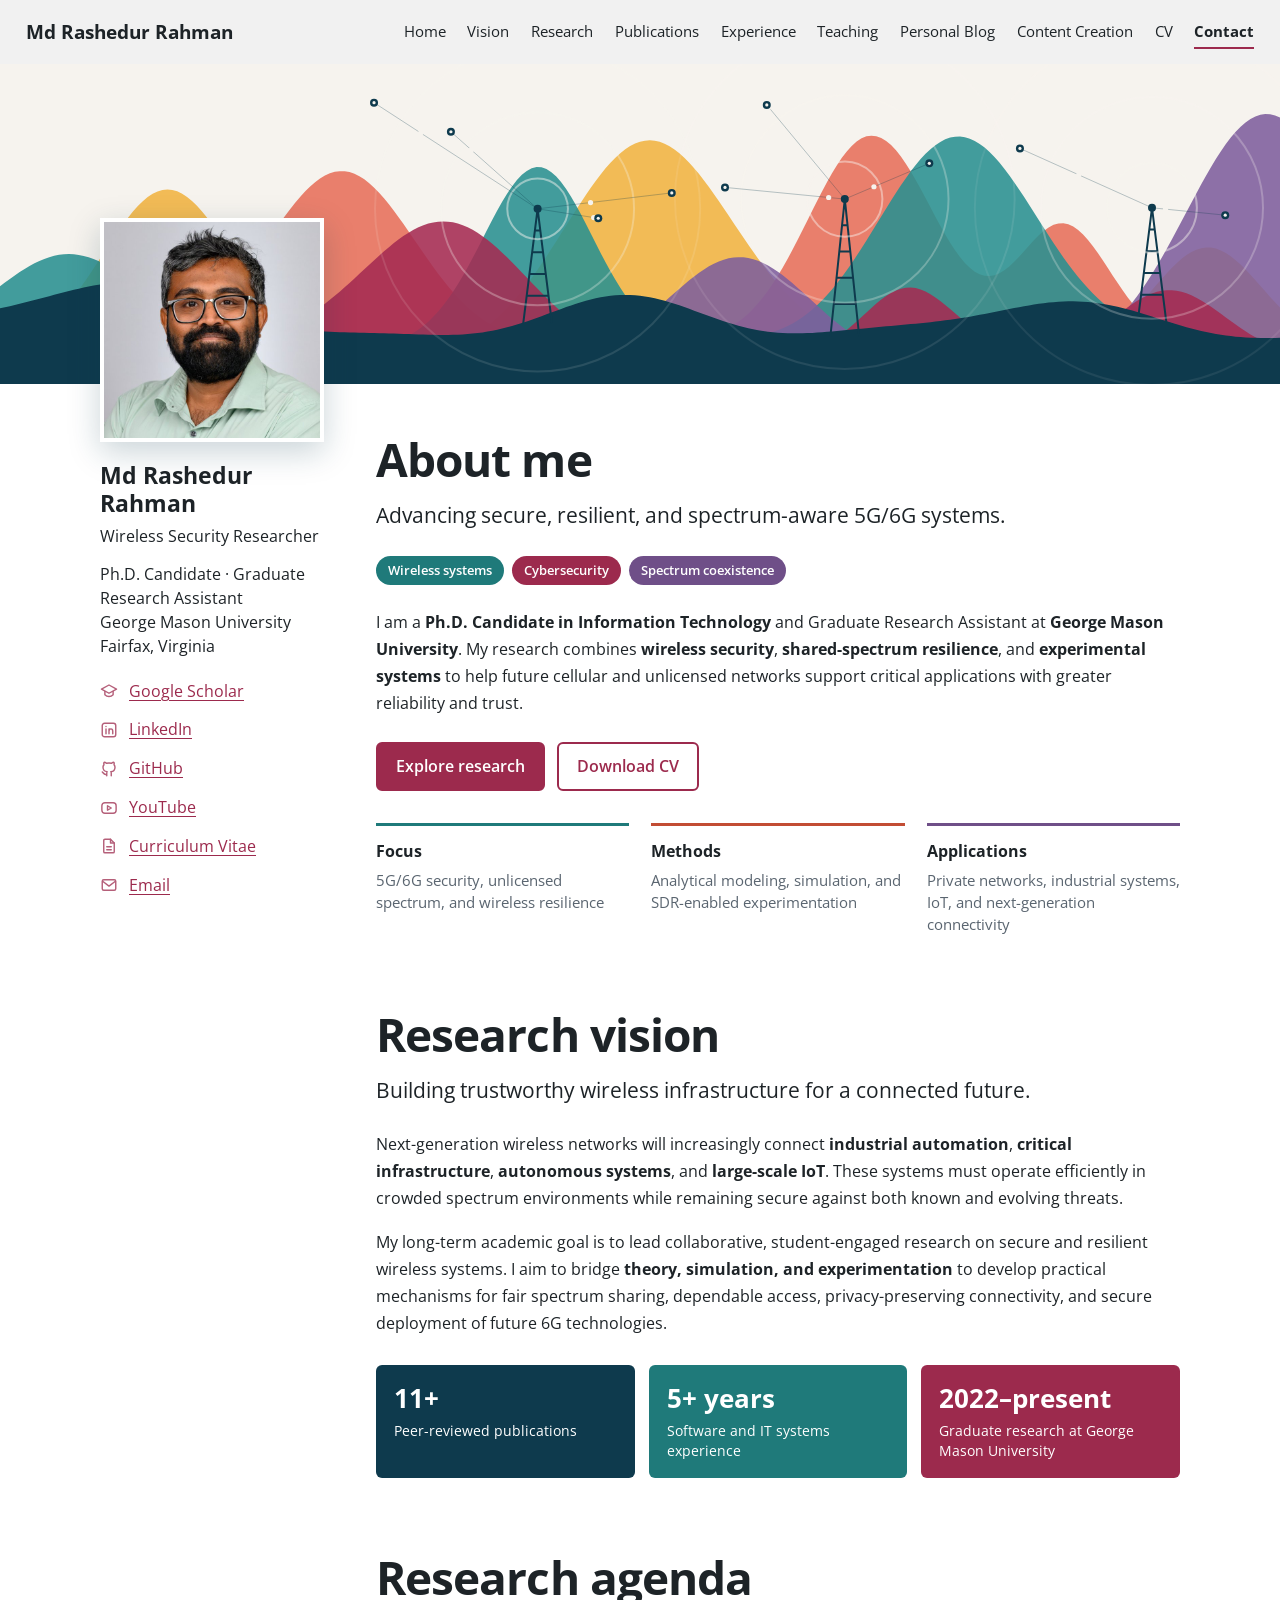
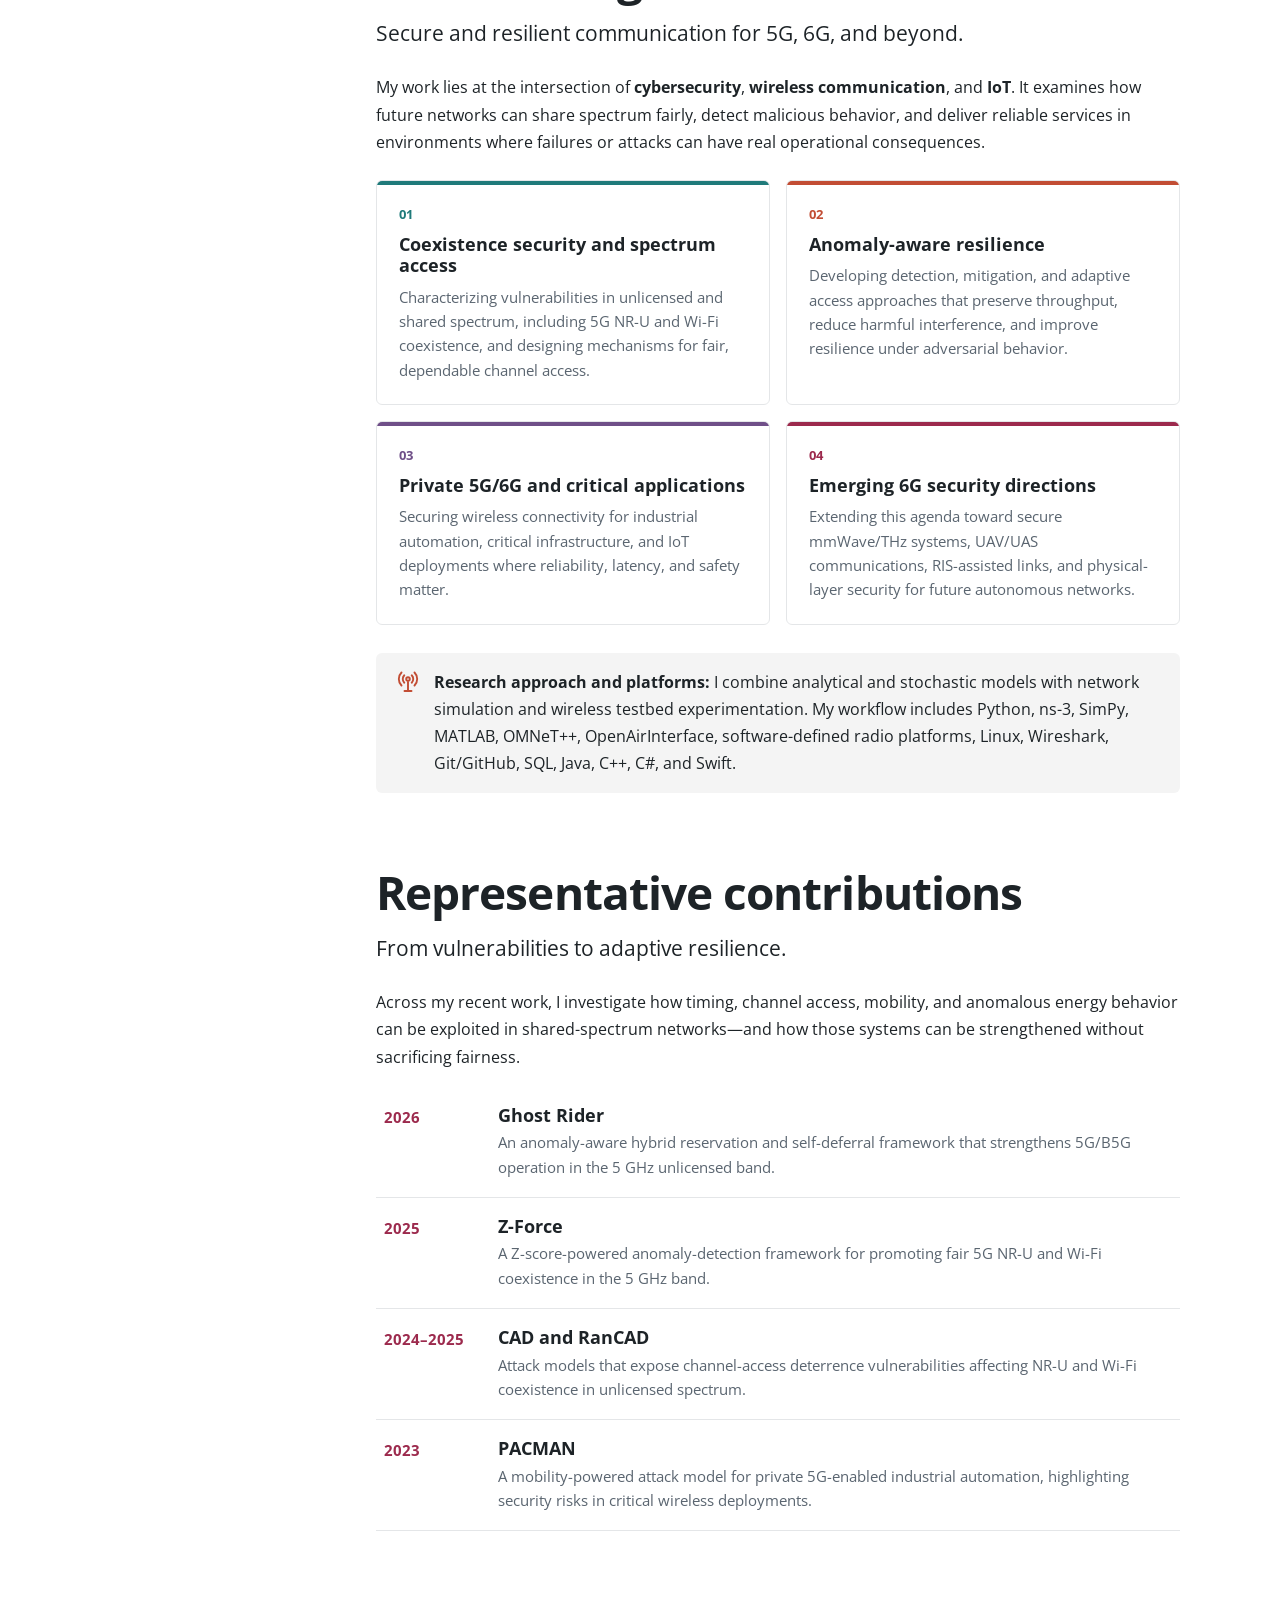
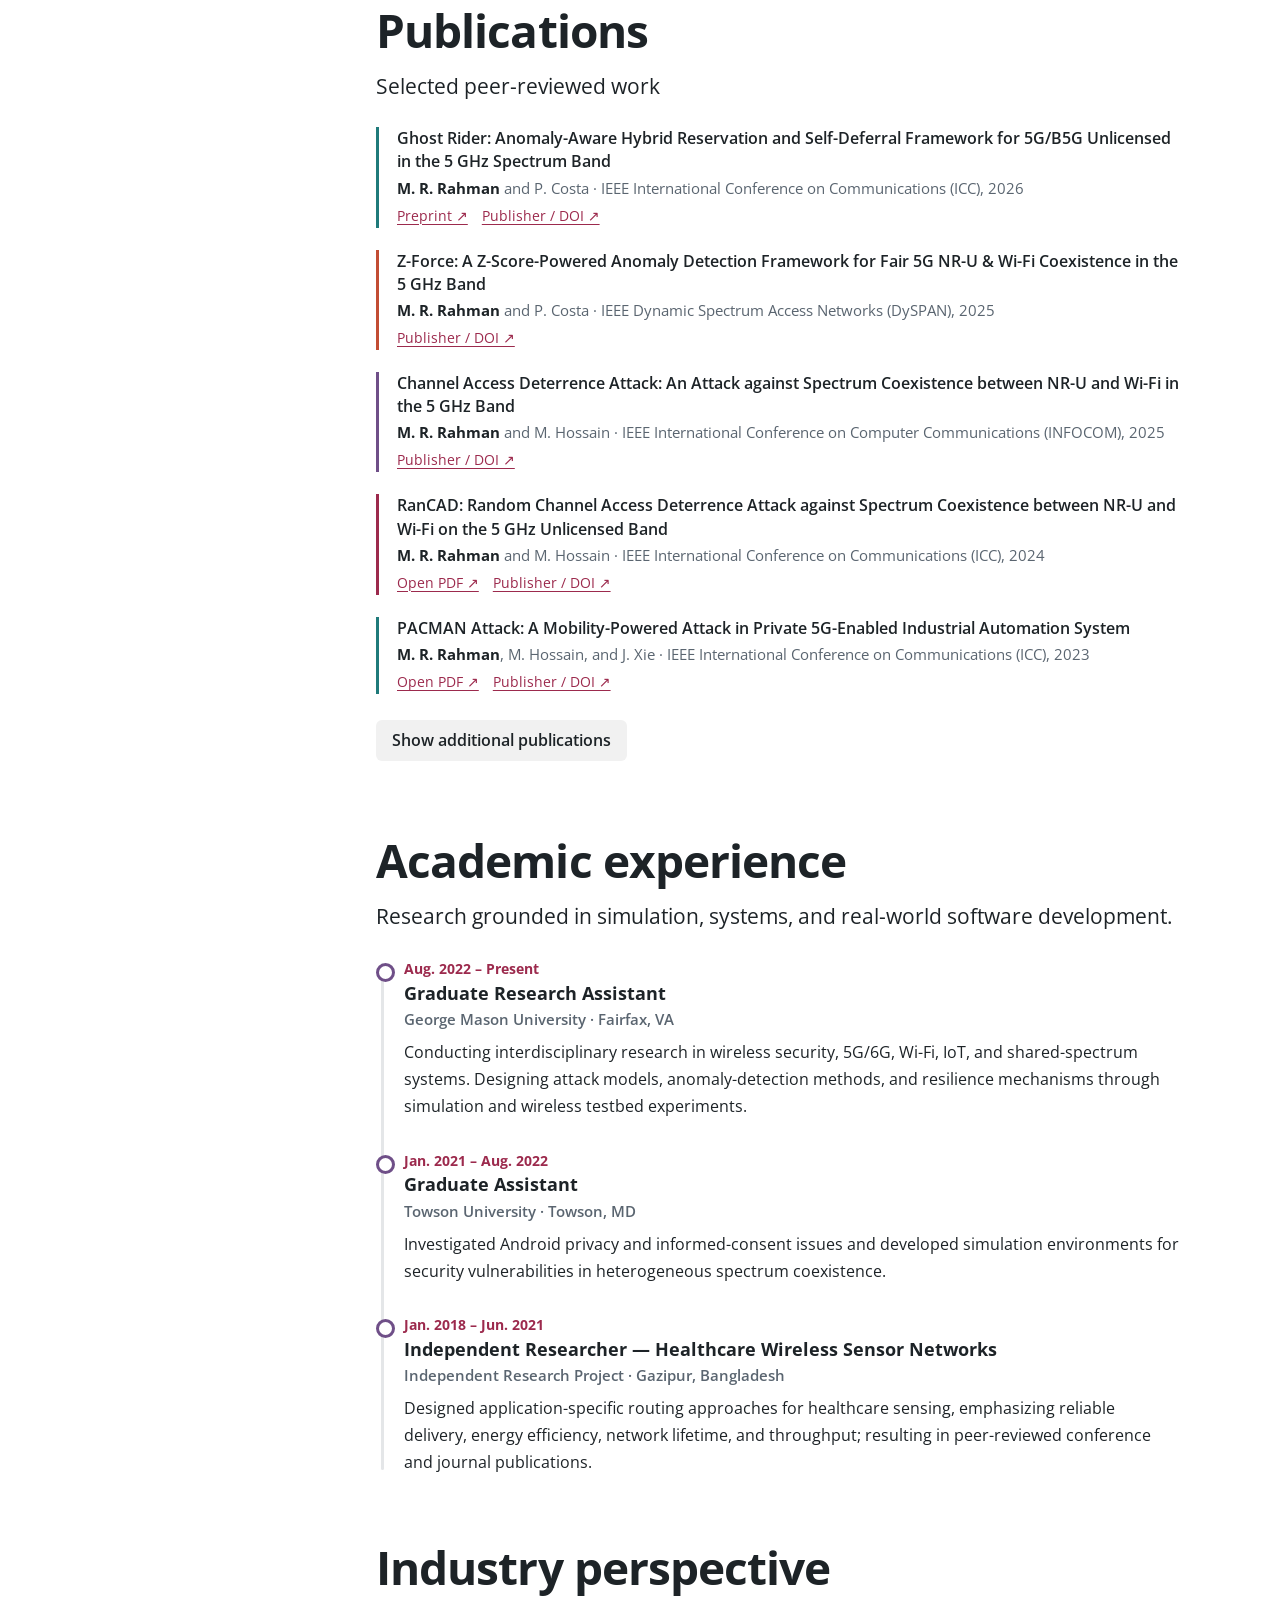
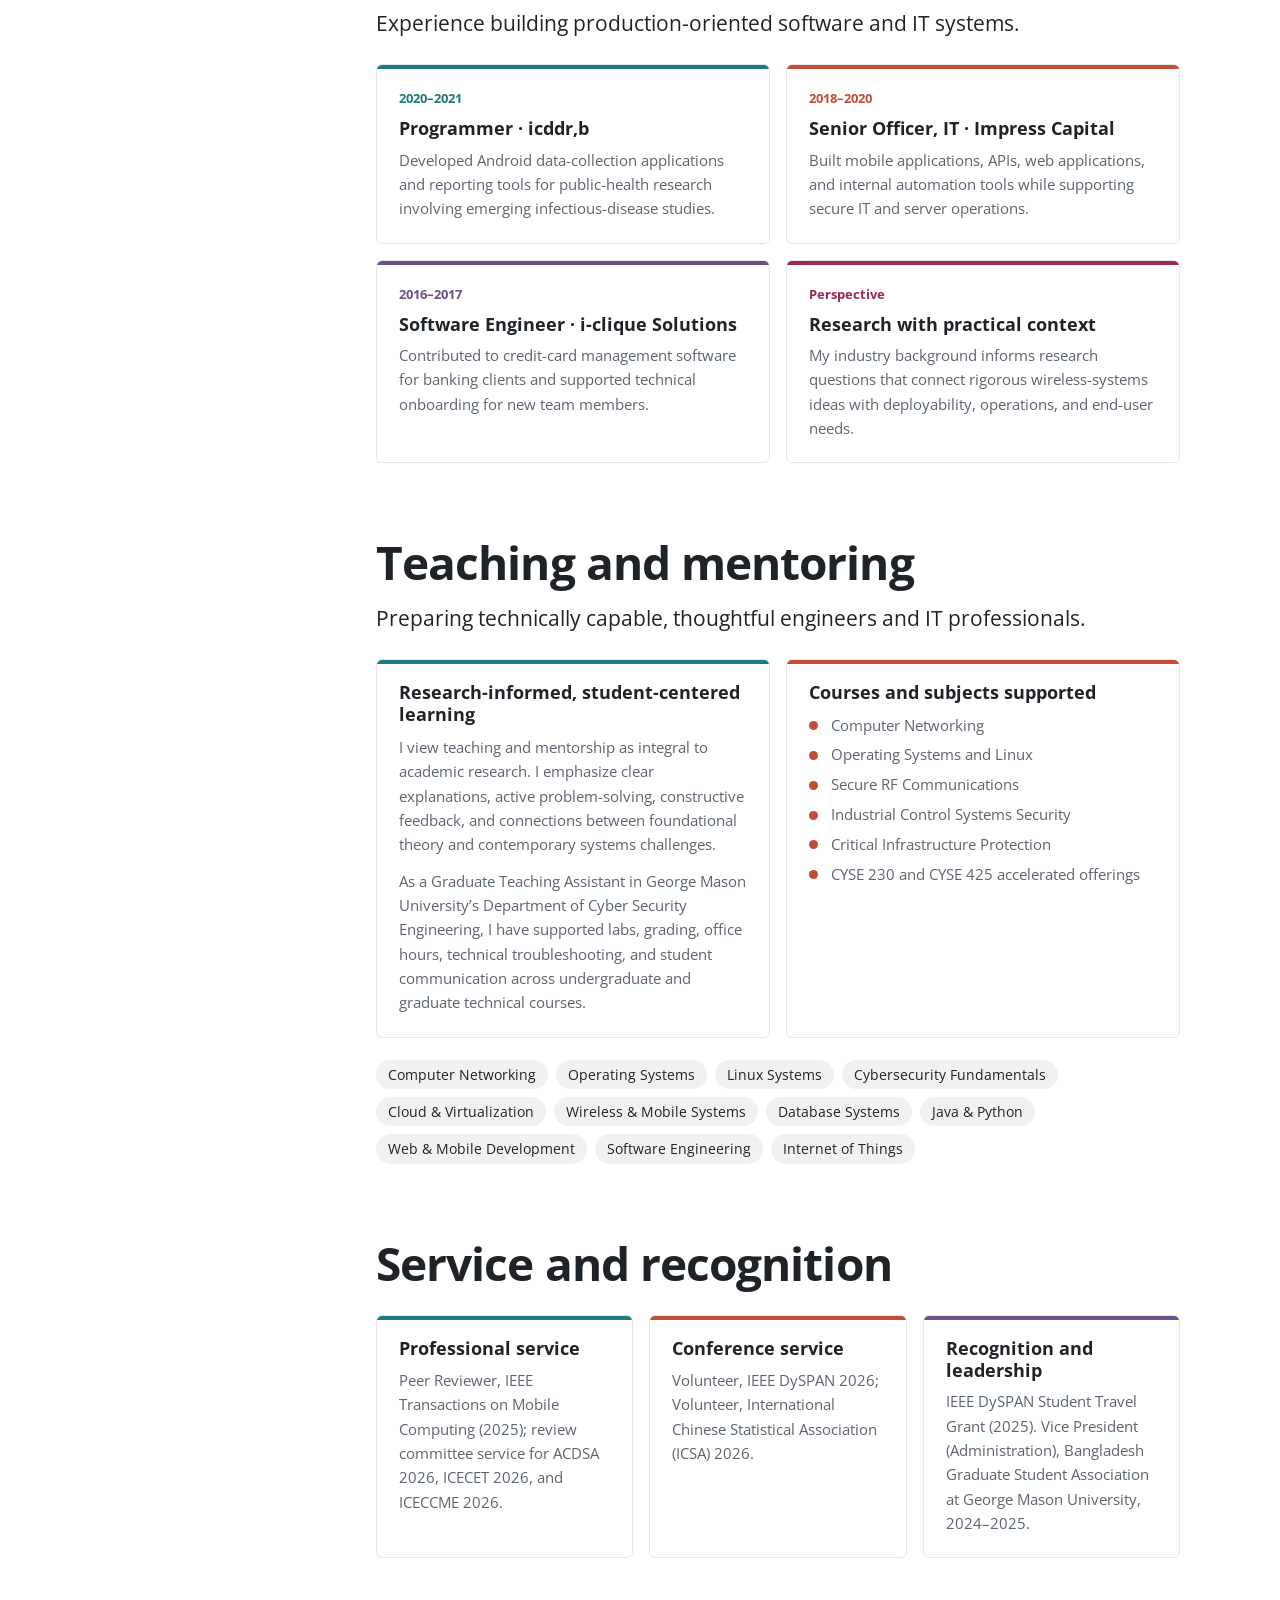
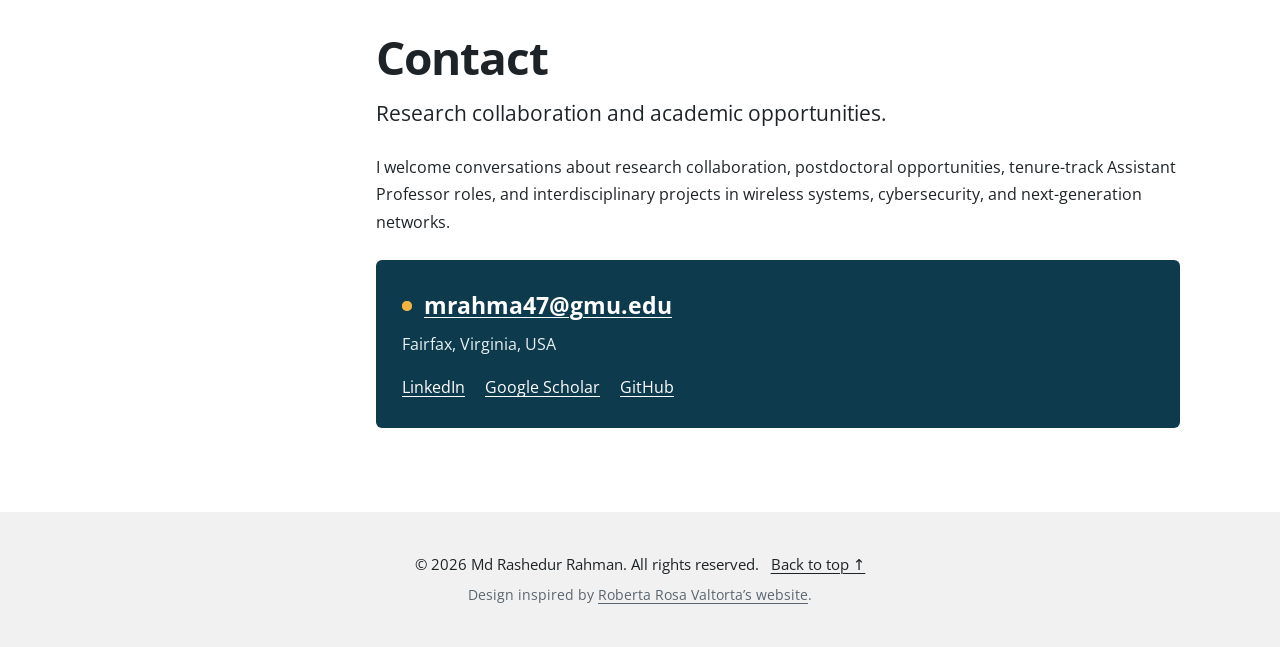
<file: index.html>
<!DOCTYPE html>
<html lang="en">
<head>
  <meta charset="UTF-8">
  <meta name="viewport" content="width=device-width, initial-scale=1.0">
  <meta name="description" content="Md Rashedur Rahman — Ph.D. Candidate researching secure, resilient, spectrum-aware 5G/6G wireless systems.">
  <meta name="theme-color" content="#f1f1f1">
  <title>Md Rashedur Rahman | Wireless Security Researcher</title>
  <link rel="icon" href="assets/images/favicon.svg" type="image/svg+xml">
  <link rel="preconnect" href="https://fonts.googleapis.com">
  <link rel="preconnect" href="https://fonts.gstatic.com" crossorigin>
  <link rel="stylesheet" href="https://fonts.googleapis.com/css2?family=Open+Sans:wght@400;600;700&display=swap">
  <link rel="stylesheet" href="assets/css/styles.css">
  <script src="assets/js/site.js" defer></script>
</head>
<body>
  <a class="skip-link" href="#main-content">Skip to content</a>

  <header class="site-header">
    <div class="nav-wrap">
      <a class="brand" href="#home">Md Rashedur Rahman</a>
      <button class="menu-toggle" type="button" aria-expanded="false" aria-controls="site-nav">Menu</button>
      <nav id="site-nav" class="site-nav" aria-label="Primary navigation">
        <a href="#home">Home</a>
        <a href="#vision">Vision</a>
        <a href="#research">Research</a>
        <a href="#publications">Publications</a>
        <a href="#experience">Experience</a>
        <a href="#teaching">Teaching</a>
        <a href="blog.html">Personal Blog</a>
        <a href="content-creation.html">Content Creation</a>
        <a href="assets/docs/Md_Rashedur_Rahman_CV.pdf" target="_blank" rel="noopener">CV</a>
        <a href="#contact">Contact</a>
      </nav>
    </div>
    <div class="scroll-progress" aria-hidden="true"></div>
  </header>

  <div class="banner" aria-hidden="true">
    <canvas id="spectrum"></canvas>
  </div>

  <div class="page">
    <aside class="sidebar" aria-label="Profile">
      <img class="portrait" src="assets/images/portrait.jpg" width="640" height="640" alt="Portrait of Md Rashedur Rahman">
      <h1>Md Rashedur Rahman</h1>
      <p class="sidebar-role">Wireless Security Researcher</p>
      <p class="sidebar-org">Ph.D. Candidate · Graduate Research Assistant<br>George Mason University<br>Fairfax, Virginia</p>
      <ul class="sidebar-links">
        <li><a href="https://scholar.google.com/citations?user=V_BsahgAAAAJ&amp;hl=en" target="_blank" rel="noopener"><svg viewBox="0 0 24 24" aria-hidden="true"><path d="M2 9.5 12 4l10 5.5L12 15z"/><path d="M6.5 12.5V17c1.5 1.6 3.3 2.4 5.5 2.4s4-.8 5.5-2.4v-4.5"/></svg>Google Scholar</a></li>
        <li><a href="https://www.linkedin.com/in/md-rashedur-rahman/" target="_blank" rel="noopener"><svg viewBox="0 0 24 24" aria-hidden="true"><rect x="3" y="3" width="18" height="18" rx="3"/><path d="M8 10.5V17M8 7.2v.1M12 17v-6.5M12 13.5c0-1.8 1.2-3 2.6-3S17 11.500 17 13.500V17"/></svg>LinkedIn</a></li>
        <li><a href="https://github.com/nil0819" target="_blank" rel="noopener"><svg viewBox="0 0 24 24" aria-hidden="true"><path d="M9 19c-4.300 1.400-4.300-2.500-6-3m12 5v-3.500c0-1 .1-1.400-.5-2 2.800-.3 5.500-1.400 5.500-6a4.600 4.600 0 0 0-1.300-3.200 4.200 4.200 0 0 0-.1-3.200s-1.100-.3-3.500 1.300a12.300 12.300 0 0 0-6.200 0C6.500 2.800 5.400 3.100 5.400 3.100a4.200 4.200 0 0 0-.1 3.200A4.600 4.600 0 0 0 4 9.500c0 4.600 2.700 5.700 5.500 6-.6.600-.6 1.200-.5 2V21"/></svg>GitHub</a></li>
        <li><a href="https://www.youtube.com/@CricketThinkTank" target="_blank" rel="noopener"><svg viewBox="0 0 24 24" aria-hidden="true"><rect x="2.500" y="5" width="19" height="14" rx="4"/><path d="m10 9 5 3-5 3z"/></svg>YouTube</a></li>
        <li><a href="assets/docs/Md_Rashedur_Rahman_CV.pdf" target="_blank" rel="noopener"><svg viewBox="0 0 24 24" aria-hidden="true"><path d="M14 3H6.500A1.500 1.500 0 0 0 5 4.500v15A1.500 1.500 0 0 0 6.500 21h11a1.500 1.500 0 0 0 1.500-1.500V8z"/><path d="M14 3v5h5M9 13h6M9 17h6"/></svg>Curriculum Vitae</a></li>
        <li><a href="mailto:mrahma47@gmu.edu"><svg viewBox="0 0 24 24" aria-hidden="true"><rect x="3" y="5" width="18" height="14" rx="2"/><path d="m3.500 7 8.500 6.500L20.500 7"/></svg>Email</a></li>
      </ul>
    </aside>

    <main id="main-content" class="content">
      <section id="home" class="block intro">
        <h2>About me</h2>
        <p class="lede">Advancing secure, resilient, and spectrum-aware 5G/6G systems.</p>
        <ul class="topics" aria-label="Research areas">
          <li>Wireless systems</li>
          <li>Cybersecurity</li>
          <li>Spectrum coexistence</li>
        </ul>
        <p>I am a <strong>Ph.D. Candidate in Information Technology</strong> and Graduate Research Assistant at <strong>George Mason University</strong>. My research combines <strong>wireless security</strong>, <strong>shared-spectrum resilience</strong>, and <strong>experimental systems</strong> to help future cellular and unlicensed networks support critical applications with greater reliability and trust.</p>
        <div class="button-row">
          <a class="button button-primary" href="#research">Explore research</a>
          <a class="button button-secondary" href="assets/docs/Md_Rashedur_Rahman_CV.pdf" target="_blank" rel="noopener">Download CV</a>
        </div>
        <dl class="facts">
          <div><dt>Focus</dt><dd>5G/6G security, unlicensed spectrum, and wireless resilience</dd></div>
          <div><dt>Methods</dt><dd>Analytical modeling, simulation, and SDR-enabled experimentation</dd></div>
          <div><dt>Applications</dt><dd>Private networks, industrial systems, IoT, and next-generation connectivity</dd></div>
        </dl>
      </section>

      <section id="vision" class="block">
        <h2>Research vision</h2>
        <p class="lede">Building trustworthy wireless infrastructure for a connected future.</p>
        <p>Next-generation wireless networks will increasingly connect <strong>industrial automation</strong>, <strong>critical infrastructure</strong>, <strong>autonomous systems</strong>, and <strong>large-scale IoT</strong>. These systems must operate efficiently in crowded spectrum environments while remaining secure against both known and evolving threats.</p>
        <p>My long-term academic goal is to lead collaborative, student-engaged research on secure and resilient wireless systems. I aim to bridge <strong>theory, simulation, and experimentation</strong> to develop practical mechanisms for fair spectrum sharing, dependable access, privacy-preserving connectivity, and secure deployment of future 6G technologies.</p>
        <div class="stats" aria-label="Research profile at a glance">
          <article><strong data-count="11" data-suffix="+">11+</strong><span>Peer-reviewed publications</span></article>
          <article><strong data-count="5" data-suffix="+ years">5+ years</strong><span>Software and IT systems experience</span></article>
          <article><strong>2022–present</strong><span>Graduate research at George Mason University</span></article>
        </div>
      </section>

      <section id="research" class="block">
        <h2>Research agenda</h2>
        <p class="lede">Secure and resilient communication for 5G, 6G, and beyond.</p>
        <p>My work lies at the intersection of <strong>cybersecurity</strong>, <strong>wireless communication</strong>, and <strong>IoT</strong>. It examines how future networks can share spectrum fairly, detect malicious behavior, and deliver reliable services in environments where failures or attacks can have real operational consequences.</p>
        <div class="card-grid">
          <article class="card"><span class="card-tag">01</span><h3>Coexistence security and spectrum access</h3><p>Characterizing vulnerabilities in unlicensed and shared spectrum, including 5G NR-U and Wi-Fi coexistence, and designing mechanisms for fair, dependable channel access.</p></article>
          <article class="card"><span class="card-tag">02</span><h3>Anomaly-aware resilience</h3><p>Developing detection, mitigation, and adaptive access approaches that preserve throughput, reduce harmful interference, and improve resilience under adversarial behavior.</p></article>
          <article class="card"><span class="card-tag">03</span><h3>Private 5G/6G and critical applications</h3><p>Securing wireless connectivity for industrial automation, critical infrastructure, and IoT deployments where reliability, latency, and safety matter.</p></article>
          <article class="card"><span class="card-tag">04</span><h3>Emerging 6G security directions</h3><p>Extending this agenda toward secure mmWave/THz systems, UAV/UAS communications, RIS-assisted links, and physical-layer security for future autonomous networks.</p></article>
        </div>
        <div class="callout">
          <svg viewBox="0 0 24 24" aria-hidden="true"><path d="M12 12v9M8.500 21h7"/><circle cx="12" cy="9" r="1.800"/><path d="M8.300 12.700a5.200 5.200 0 0 1 0-7.400M15.700 5.300a5.200 5.200 0 0 1 0 7.400M5.500 15.500a9.200 9.200 0 0 1 0-13M18.500 2.500a9.200 9.200 0 0 1 0 13"/></svg>
          <p><strong>Research approach and platforms:</strong> I combine analytical and stochastic models with network simulation and wireless testbed experimentation. My workflow includes Python, ns-3, SimPy, MATLAB, OMNeT++, OpenAirInterface, software-defined radio platforms, Linux, Wireshark, Git/GitHub, SQL, Java, C++, C#, and Swift.</p>
        </div>
      </section>

      <section id="contributions" class="block">
        <h2>Representative contributions</h2>
        <p class="lede">From vulnerabilities to adaptive resilience.</p>
        <p>Across my recent work, I investigate how timing, channel access, mobility, and anomalous energy behavior can be exploited in shared-spectrum networks—and how those systems can be strengthened without sacrificing fairness.</p>
        <ul class="contribution-list">
          <li><time>2026</time><div><h3>Ghost Rider</h3><p>An anomaly-aware hybrid reservation and self-deferral framework that strengthens 5G/B5G operation in the 5 GHz unlicensed band.</p></div></li>
          <li><time>2025</time><div><h3>Z-Force</h3><p>A Z-score-powered anomaly-detection framework for promoting fair 5G NR-U and Wi-Fi coexistence in the 5 GHz band.</p></div></li>
          <li><time>2024–2025</time><div><h3>CAD and RanCAD</h3><p>Attack models that expose channel-access deterrence vulnerabilities affecting NR-U and Wi-Fi coexistence in unlicensed spectrum.</p></div></li>
          <li><time>2023</time><div><h3>PACMAN</h3><p>A mobility-powered attack model for private 5G-enabled industrial automation, highlighting security risks in critical wireless deployments.</p></div></li>
        </ul>
      </section>

      <section id="publications" class="block">
        <h2>Publications</h2>
        <p class="lede">Selected peer-reviewed work</p>
        <ol class="publication-list">
          <li>
            <p class="pub-title"><a href="https://doi.org/10.1109/ICC59461.2026.11586970" target="_blank" rel="noopener">Ghost Rider: Anomaly-Aware Hybrid Reservation and Self-Deferral Framework for 5G/B5G Unlicensed in the 5 GHz Spectrum Band</a></p>
            <p class="pub-meta"><span class="author-me">M. R. Rahman</span> and P. Costa · IEEE International Conference on Communications (ICC), 2026</p>
            <div class="pub-actions"><a href="https://www.researchgate.net/publication/401159210_Ghost_Rider-Anomaly_Aware_Hybrid_Reservation_and_Self-Deferral_Framework_for_5GB5G_Unlicensed_in_the_5GHz_Spectrum_Band" target="_blank" rel="noopener">Preprint ↗</a><a href="https://doi.org/10.1109/ICC59461.2026.11586970" target="_blank" rel="noopener">Publisher / DOI ↗</a></div>
          </li>
          <li>
            <p class="pub-title"><a href="https://doi.org/10.1109/DySPAN64764.2025.11115904" target="_blank" rel="noopener">Z-Force: A Z-Score-Powered Anomaly Detection Framework for Fair 5G NR-U &amp; Wi-Fi Coexistence in the 5 GHz Band</a></p>
            <p class="pub-meta"><span class="author-me">M. R. Rahman</span> and P. Costa · IEEE Dynamic Spectrum Access Networks (DySPAN), 2025</p>
            <div class="pub-actions"><a href="https://doi.org/10.1109/DySPAN64764.2025.11115904" target="_blank" rel="noopener">Publisher / DOI ↗</a></div>
          </li>
          <li>
            <p class="pub-title"><a href="https://doi.org/10.1109/INFOCOM55648.2025.11044478" target="_blank" rel="noopener">Channel Access Deterrence Attack: An Attack against Spectrum Coexistence between NR-U and Wi-Fi in the 5 GHz Band</a></p>
            <p class="pub-meta"><span class="author-me">M. R. Rahman</span> and M. Hossain · IEEE International Conference on Computer Communications (INFOCOM), 2025</p>
            <div class="pub-actions"><a href="https://doi.org/10.1109/INFOCOM55648.2025.11044478" target="_blank" rel="noopener">Publisher / DOI ↗</a></div>
          </li>
          <li>
            <p class="pub-title"><a href="https://par.nsf.gov/servlets/purl/10538959" target="_blank" rel="noopener">RanCAD: Random Channel Access Deterrence Attack against Spectrum Coexistence between NR-U and Wi-Fi on the 5 GHz Unlicensed Band</a></p>
            <p class="pub-meta"><span class="author-me">M. R. Rahman</span> and M. Hossain · IEEE International Conference on Communications (ICC), 2024</p>
            <div class="pub-actions"><a href="https://par.nsf.gov/servlets/purl/10538959" target="_blank" rel="noopener">Open PDF ↗</a><a href="https://doi.org/10.1109/ICC51166.2024.10622917" target="_blank" rel="noopener">Publisher / DOI ↗</a></div>
          </li>
          <li>
            <p class="pub-title"><a href="https://arxiv.org/pdf/2302.08563" target="_blank" rel="noopener">PACMAN Attack: A Mobility-Powered Attack in Private 5G-Enabled Industrial Automation System</a></p>
            <p class="pub-meta"><span class="author-me">M. R. Rahman</span>, M. Hossain, and J. Xie · IEEE International Conference on Communications (ICC), 2023</p>
            <div class="pub-actions"><a href="https://arxiv.org/pdf/2302.08563" target="_blank" rel="noopener">Open PDF ↗</a><a href="https://doi.org/10.1109/ICC45041.2023.10279086" target="_blank" rel="noopener">Publisher / DOI ↗</a></div>
          </li>
        </ol>
        <details>
          <summary>Show additional publications</summary>
          <ol class="publication-list">
            <li>
              <p class="pub-title"><a href="https://par.nsf.gov/servlets/purl/10353978" target="_blank" rel="noopener">I Don’t Know Why You Need My Data: A Case Study of Popular Social Media Privacy Policies</a></p>
              <p class="pub-meta">E. Miller, <span class="author-me">M. R. Rahman</span>, M. Hossain, and A. I. Ali-Gombe · ACM CODASPY, 2022</p>
              <div class="pub-actions"><a href="https://par.nsf.gov/servlets/purl/10353978" target="_blank" rel="noopener">Open PDF ↗</a><a href="https://doi.org/10.1145/3508398.3519359" target="_blank" rel="noopener">Publisher / DOI ↗</a></div>
            </li>
            <li>
              <p class="pub-title"><a href="https://www.scitepress.org/Papers/2022/108829/108829.pdf" target="_blank" rel="noopener">Intent-Aware Permission Architecture: A Model for Rethinking Informed Consent for Android Apps</a></p>
              <p class="pub-meta"><span class="author-me">M. R. Rahman</span>, E. Miller, M. Hossain, and A. I. Ali-Gombe · ICISSP, 2022</p>
              <div class="pub-actions"><a href="https://www.scitepress.org/Papers/2022/108829/108829.pdf" target="_blank" rel="noopener">Open PDF ↗</a><a href="https://doi.org/10.5220/0010882900003120" target="_blank" rel="noopener">Publisher / DOI ↗</a></div>
            </li>
            <li>
              <p class="pub-title"><a href="https://doi.org/10.1016/j.comnet.2021.108273" target="_blank" rel="noopener">ASRPH: Application Specific Routing Protocol for Health Care</a></p>
              <p class="pub-meta"><span class="author-me">M. R. Rahman</span>, M. M. Islam, A. I. Pritom, and Y. Alsaawy · Computer Networks, 2021</p>
              <div class="pub-actions"><a href="https://doi.org/10.1016/j.comnet.2021.108273" target="_blank" rel="noopener">Publisher / DOI ↗</a></div>
            </li>
            <li>
              <p class="pub-title"><a href="https://doi.org/10.1145/3384544.3384584" target="_blank" rel="noopener">Combining Movement Model with Finger-Stroke Level Model towards Designing a Security Enhancing Mobile Friendly CAPTCHA</a></p>
              <p class="pub-meta">A. I. Pritom, M. Z. Chowdhury, J. Protim, S. Roy, <span class="author-me">M. R. Rahman</span>, and S. M. Promi · ICSCA, 2020</p>
              <div class="pub-actions"><a href="https://doi.org/10.1145/3384544.3384584" target="_blank" rel="noopener">Publisher / DOI ↗</a></div>
            </li>
            <li>
              <p class="pub-title"><a href="https://doi.org/10.1007/978-3-030-52856-0_33" target="_blank" rel="noopener">Development of a Tangent Based Robust Speech Feature Extraction Model</a></p>
              <p class="pub-meta">M. T. Hosain, A. Al Arif, A. I. Pritom, <span class="author-me">M. R. Rahman</span>, and M. Z. Islam · ICONCS, 2020</p>
              <div class="pub-actions"><a href="https://doi.org/10.1007/978-3-030-52856-0_33" target="_blank" rel="noopener">Publisher / DOI ↗</a></div>
            </li>
            <li>
              <p class="pub-title"><a href="https://doi.org/10.1109/ICSCC.2019.8843687" target="_blank" rel="noopener">Application Specific Energy Aware and Reliable Routing Protocol for Wireless Sensor Network</a></p>
              <p class="pub-meta"><span class="author-me">M. R. Rahman</span>, M. M. Islam, E. A. Shahaz, and Y. Alsaawy · ICSCC, 2019</p>
              <div class="pub-actions"><a href="https://doi.org/10.1109/ICSCC.2019.8843687" target="_blank" rel="noopener">Publisher / DOI ↗</a></div>
            </li>
          </ol>
        </details>
      </section>

      <section id="experience" class="block">
        <h2>Academic experience</h2>
        <p class="lede">Research grounded in simulation, systems, and real-world software development.</p>
        <div class="timeline">
          <span class="timeline-fill" aria-hidden="true"></span>
          <article class="timeline-item"><p class="timeline-date">Aug. 2022 – Present</p><h3>Graduate Research Assistant</h3><p class="timeline-place">George Mason University · Fairfax, VA</p><p>Conducting interdisciplinary research in wireless security, 5G/6G, Wi-Fi, IoT, and shared-spectrum systems. Designing attack models, anomaly-detection methods, and resilience mechanisms through simulation and wireless testbed experiments.</p></article>
          <article class="timeline-item"><p class="timeline-date">Jan. 2021 – Aug. 2022</p><h3>Graduate Assistant</h3><p class="timeline-place">Towson University · Towson, MD</p><p>Investigated Android privacy and informed-consent issues and developed simulation environments for security vulnerabilities in heterogeneous spectrum coexistence.</p></article>
          <article class="timeline-item"><p class="timeline-date">Jan. 2018 – Jun. 2021</p><h3>Independent Researcher — Healthcare Wireless Sensor Networks</h3><p class="timeline-place">Independent Research Project · Gazipur, Bangladesh</p><p>Designed application-specific routing approaches for healthcare sensing, emphasizing reliable delivery, energy efficiency, network lifetime, and throughput; resulting in peer-reviewed conference and journal publications.</p></article>
        </div>

        <div class="subsection">
          <h2>Industry perspective</h2>
          <p class="lede">Experience building production-oriented software and IT systems.</p>
          <div class="card-grid">
            <article class="card"><span class="card-tag">2020–2021</span><h3>Programmer · icddr,b</h3><p>Developed Android data-collection applications and reporting tools for public-health research involving emerging infectious-disease studies.</p></article>
            <article class="card"><span class="card-tag">2018–2020</span><h3>Senior Officer, IT · Impress Capital</h3><p>Built mobile applications, APIs, web applications, and internal automation tools while supporting secure IT and server operations.</p></article>
            <article class="card"><span class="card-tag">2016–2017</span><h3>Software Engineer · i-clique Solutions</h3><p>Contributed to credit-card management software for banking clients and supported technical onboarding for new team members.</p></article>
            <article class="card"><span class="card-tag">Perspective</span><h3>Research with practical context</h3><p>My industry background informs research questions that connect rigorous wireless-systems ideas with deployability, operations, and end-user needs.</p></article>
          </div>
        </div>
      </section>

      <section id="teaching" class="block">
        <h2>Teaching and mentoring</h2>
        <p class="lede">Preparing technically capable, thoughtful engineers and IT professionals.</p>
        <div class="card-grid teaching-grid">
          <article class="card"><h3>Research-informed, student-centered learning</h3><p>I view teaching and mentorship as integral to academic research. I emphasize clear explanations, active problem-solving, constructive feedback, and connections between foundational theory and contemporary systems challenges.</p><p>As a Graduate Teaching Assistant in George Mason University’s Department of Cyber Security Engineering, I have supported labs, grading, office hours, technical troubleshooting, and student communication across undergraduate and graduate technical courses.</p></article>
          <article class="card"><h3>Courses and subjects supported</h3><ul class="check-list"><li>Computer Networking</li><li>Operating Systems and Linux</li><li>Secure RF Communications</li><li>Industrial Control Systems Security</li><li>Critical Infrastructure Protection</li><li>CYSE 230 and CYSE 425 accelerated offerings</li></ul></article>
        </div>
        <ul class="pills" aria-label="Teaching and mentoring areas"><li>Computer Networking</li><li>Operating Systems</li><li>Linux Systems</li><li>Cybersecurity Fundamentals</li><li>Cloud &amp; Virtualization</li><li>Wireless &amp; Mobile Systems</li><li>Database Systems</li><li>Java &amp; Python</li><li>Web &amp; Mobile Development</li><li>Software Engineering</li><li>Internet of Things</li></ul>
      </section>

      <section id="service" class="block">
        <h2>Service and recognition</h2>
        <div class="card-grid service-grid">
          <article class="card"><h3>Professional service</h3><p>Peer Reviewer, IEEE Transactions on Mobile Computing (2025); review committee service for ACDSA 2026, ICECET 2026, and ICECCME 2026.</p></article>
          <article class="card"><h3>Conference service</h3><p>Volunteer, IEEE DySPAN 2026; Volunteer, International Chinese Statistical Association (ICSA) 2026.</p></article>
          <article class="card"><h3>Recognition and leadership</h3><p>IEEE DySPAN Student Travel Grant (2025). Vice President (Administration), Bangladesh Graduate Student Association at George Mason University, 2024–2025.</p></article>
        </div>
      </section>

      <section id="contact" class="block">
        <h2>Contact</h2>
        <p class="lede">Research collaboration and academic opportunities.</p>
        <p>I welcome conversations about research collaboration, postdoctoral opportunities, tenure-track Assistant Professor roles, and interdisciplinary projects in wireless systems, cybersecurity, and next-generation networks.</p>
        <div class="contact-panel">
          <a class="email" href="mailto:mrahma47@gmu.edu"><span class="pulse" aria-hidden="true"></span>mrahma47@gmu.edu</a>
          <p class="contact-note">Fairfax, Virginia, USA</p>
          <div class="contact-links">
            <a href="https://www.linkedin.com/in/md-rashedur-rahman/" target="_blank" rel="noopener">LinkedIn</a>
            <a href="https://scholar.google.com/citations?user=V_BsahgAAAAJ&amp;hl=en" target="_blank" rel="noopener">Google Scholar</a>
            <a href="https://github.com/nil0819" target="_blank" rel="noopener">GitHub</a>
          </div>
        </div>
      </section>
    </main>
  </div>

  <footer class="footer">
    <p>© <span id="year"></span> Md Rashedur Rahman. All rights reserved.<a href="#home">Back to top ↑</a></p>
    <p class="footer-credit">Design inspired by <a href="https://www.robertavaltorta.com/" target="_blank" rel="noopener">Roberta Rosa Valtorta’s website</a>.</p>
  </footer>
</body>
</html>
</file>
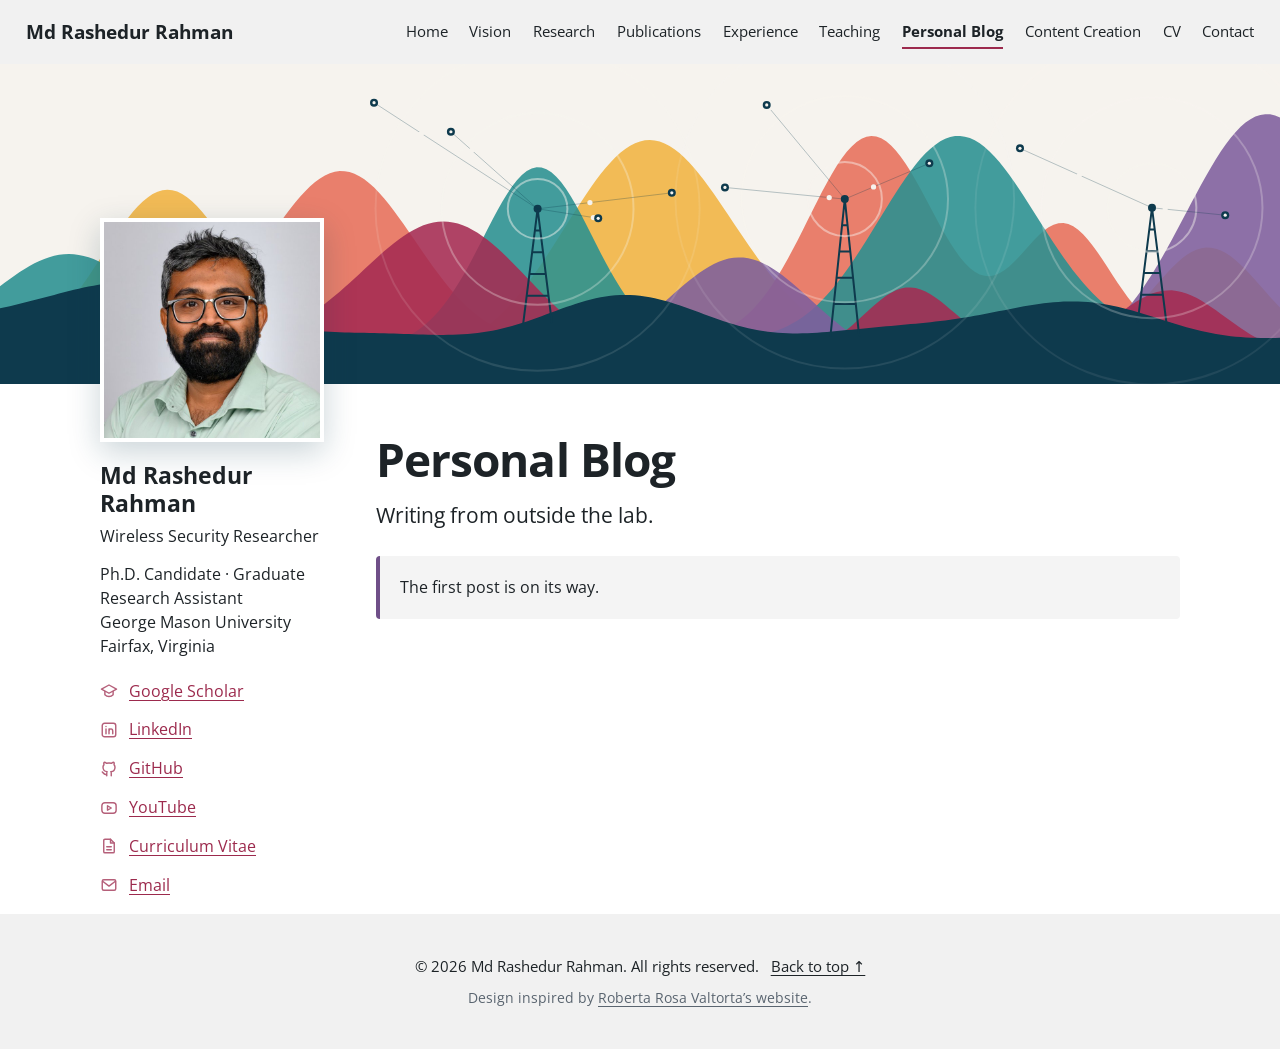
<file: blog.html>
<!DOCTYPE html>
<html lang="en">
<head>
  <meta charset="UTF-8">
  <meta name="viewport" content="width=device-width, initial-scale=1.0">
  <meta name="description" content="The personal blog of Md Rashedur Rahman.">
  <meta name="theme-color" content="#f1f1f1">
  <title>Personal Blog | Md Rashedur Rahman</title>
  <link rel="icon" href="assets/images/favicon.svg" type="image/svg+xml">
  <link rel="preconnect" href="https://fonts.googleapis.com">
  <link rel="preconnect" href="https://fonts.gstatic.com" crossorigin>
  <link rel="stylesheet" href="https://fonts.googleapis.com/css2?family=Open+Sans:wght@400;600;700&display=swap">
  <link rel="stylesheet" href="assets/css/styles.css">
  <script src="assets/js/site.js" defer></script>
</head>
<body>
  <a class="skip-link" href="#main-content">Skip to content</a>

  <header class="site-header">
    <div class="nav-wrap">
      <a class="brand" href="index.html">Md Rashedur Rahman</a>
      <button class="menu-toggle" type="button" aria-expanded="false" aria-controls="site-nav">Menu</button>
      <nav id="site-nav" class="site-nav" aria-label="Primary navigation">
        <a href="index.html">Home</a>
        <a href="index.html#vision">Vision</a>
        <a href="index.html#research">Research</a>
        <a href="index.html#publications">Publications</a>
        <a href="index.html#experience">Experience</a>
        <a href="index.html#teaching">Teaching</a>
        <a class="is-active" href="blog.html" aria-current="page">Personal Blog</a>
        <a href="content-creation.html">Content Creation</a>
        <a href="assets/docs/Md_Rashedur_Rahman_CV.pdf" target="_blank" rel="noopener">CV</a>
        <a href="index.html#contact">Contact</a>
      </nav>
    </div>
    <div class="scroll-progress" aria-hidden="true"></div>
  </header>

  <div class="banner" aria-hidden="true">
    <canvas id="spectrum"></canvas>
  </div>

  <div class="page">
    <aside class="sidebar" aria-label="Profile">
      <img class="portrait" src="assets/images/portrait.jpg" width="640" height="640" alt="Portrait of Md Rashedur Rahman">
      <h1>Md Rashedur Rahman</h1>
      <p class="sidebar-role">Wireless Security Researcher</p>
      <p class="sidebar-org">Ph.D. Candidate · Graduate Research Assistant<br>George Mason University<br>Fairfax, Virginia</p>
      <ul class="sidebar-links">
        <li><a href="https://scholar.google.com/citations?user=V_BsahgAAAAJ&amp;hl=en" target="_blank" rel="noopener"><svg viewBox="0 0 24 24" aria-hidden="true"><path d="M2 9.5 12 4l10 5.5L12 15z"/><path d="M6.5 12.5V17c1.5 1.6 3.3 2.4 5.5 2.4s4-.8 5.5-2.4v-4.5"/></svg>Google Scholar</a></li>
        <li><a href="https://www.linkedin.com/in/md-rashedur-rahman/" target="_blank" rel="noopener"><svg viewBox="0 0 24 24" aria-hidden="true"><rect x="3" y="3" width="18" height="18" rx="3"/><path d="M8 10.5V17M8 7.2v.1M12 17v-6.5M12 13.5c0-1.8 1.2-3 2.6-3S17 11.500 17 13.500V17"/></svg>LinkedIn</a></li>
        <li><a href="https://github.com/nil0819" target="_blank" rel="noopener"><svg viewBox="0 0 24 24" aria-hidden="true"><path d="M9 19c-4.300 1.400-4.300-2.500-6-3m12 5v-3.500c0-1 .1-1.400-.5-2 2.800-.3 5.500-1.400 5.500-6a4.600 4.600 0 0 0-1.300-3.200 4.200 4.200 0 0 0-.1-3.200s-1.100-.3-3.500 1.300a12.300 12.300 0 0 0-6.200 0C6.500 2.800 5.400 3.100 5.400 3.100a4.200 4.200 0 0 0-.1 3.200A4.600 4.600 0 0 0 4 9.500c0 4.600 2.700 5.700 5.500 6-.6.600-.6 1.200-.5 2V21"/></svg>GitHub</a></li>
        <li><a href="https://www.youtube.com/@CricketThinkTank" target="_blank" rel="noopener"><svg viewBox="0 0 24 24" aria-hidden="true"><rect x="2.500" y="5" width="19" height="14" rx="4"/><path d="m10 9 5 3-5 3z"/></svg>YouTube</a></li>
        <li><a href="assets/docs/Md_Rashedur_Rahman_CV.pdf" target="_blank" rel="noopener"><svg viewBox="0 0 24 24" aria-hidden="true"><path d="M14 3H6.500A1.500 1.500 0 0 0 5 4.500v15A1.500 1.500 0 0 0 6.500 21h11a1.500 1.500 0 0 0 1.500-1.500V8z"/><path d="M14 3v5h5M9 13h6M9 17h6"/></svg>Curriculum Vitae</a></li>
        <li><a href="mailto:mrahma47@gmu.edu"><svg viewBox="0 0 24 24" aria-hidden="true"><rect x="3" y="5" width="18" height="14" rx="2"/><path d="m3.500 7 8.500 6.500L20.500 7"/></svg>Email</a></li>
      </ul>
    </aside>

    <main id="main-content" class="content">
      <section id="blog" class="block intro">
        <h2>Personal Blog</h2>
        <p class="lede">Writing from outside the lab.</p>

        <!--
          HOW TO ADD A POST
          Copy this block just below the "post-list" line, newest post first, and fill it in.
          Delete the "post-empty" paragraph once the first post is up.

          <article class="post">
            <time datetime="2026-11-05">November 5, 2026</time>
            <h3>Post title</h3>
            <p>First paragraph of the post.</p>
            <p>Second paragraph of the post.</p>
          </article>
        -->
        <div class="post-list">
          <p class="post-empty">The first post is on its way.</p>
        </div>
      </section>
    </main>
  </div>

  <footer class="footer">
    <p>© <span id="year"></span> Md Rashedur Rahman. All rights reserved.<a href="#main-content">Back to top ↑</a></p>
    <p class="footer-credit">Design inspired by <a href="https://www.robertavaltorta.com/" target="_blank" rel="noopener">Roberta Rosa Valtorta’s website</a>.</p>
  </footer>
</body>
</html>
</file>
<file: assets/css/styles.css>
:root {
  --ink: #1d2327;
  --muted: #5a6570;
  --line: #e4e6e8;
  --gray: #f1f1f1;
  --paper: #ffffff;

  /* Shared with the animated banner in site.js */
  --navy: #0e3a4d;
  --teal: #1f7a7a;
  --coral: #c24d34;
  --berry: #9c2a4d;
  --plum: #6f4f88;
  --amber: #f2b441;

  --accent: var(--berry);
  --header-h: 64px;
  --sidebar-w: 224px;
  --max: 1080px;
}

* { box-sizing: border-box; }
html { scroll-padding-top: calc(var(--header-h) + 24px); }
/* Added by site.js after load, so links arriving from another page jump straight to their section. */
html.smooth-scroll { scroll-behavior: smooth; }
body {
  margin: 0;
  color: var(--ink);
  background: var(--paper);
  font-family: "Open Sans", ui-sans-serif, system-ui, -apple-system, "Segoe UI", sans-serif;
  font-size: 1rem;
  line-height: 1.7;
}

img { max-width: 100%; }
p { margin: 0 0 16px; }
strong { font-weight: 700; }
h1, h2, h3 { margin: 0; line-height: 1.2; color: var(--ink); }
h2 { font-size: clamp(2.1rem, 4.4vw, 2.9rem); font-weight: 700; letter-spacing: -.02em; }
h3 { font-size: 1.12rem; font-weight: 700; }

a { color: var(--accent); text-underline-offset: 3px; text-decoration-thickness: 1px; }
a:hover { text-decoration-thickness: 2px; }
:focus-visible { outline: 3px solid var(--amber); outline-offset: 3px; border-radius: 2px; }

.skip-link {
  position: absolute; left: -999px; top: 10px; z-index: 100;
  padding: 10px 14px; background: #fff; border-radius: 6px;
}
.skip-link:focus { left: 10px; }

/* Header */
.site-header {
  position: sticky; top: 0; z-index: 50;
  background: rgba(241, 241, 241, .96);
  backdrop-filter: blur(8px);
}
.nav-wrap {
  min-height: var(--header-h);
  display: flex; align-items: center; justify-content: space-between; gap: 20px;
  padding: 0 clamp(14px, 2vw, 28px);
}
.brand { color: var(--ink); font-size: 1.2rem; font-weight: 700; text-decoration: none; white-space: nowrap; }
.site-nav { display: flex; align-items: center; gap: clamp(12px, 1.7vw, 24px); }
.site-nav a {
  position: relative; padding: 4px 0;
  color: var(--ink); font-size: .95rem; text-decoration: none;
}
.site-nav a::after {
  content: ""; position: absolute; left: 0; right: 0; bottom: 0; height: 2px;
  background: var(--accent);
  transform: scaleX(0); transform-origin: left;
  transition: transform .25s ease;
}
.site-nav a:hover::after, .site-nav a.is-active::after { transform: scaleX(1); }
.site-nav a.is-active { font-weight: 700; }
.menu-toggle {
  display: none; padding: 6px 12px;
  background: #fff; border: 1px solid #ccc; border-radius: 6px;
  color: var(--ink); font: inherit; font-size: .92rem; cursor: pointer;
}
.scroll-progress {
  position: absolute; left: 0; right: 0; bottom: 0; height: 3px;
  background: linear-gradient(90deg, var(--teal), var(--plum), var(--berry), var(--coral), var(--amber));
  transform: scaleX(var(--progress, 0)); transform-origin: left;
}

/* Banner */
.banner {
  position: relative;
  height: clamp(190px, 26vw, 320px);
  overflow: hidden;
  background: linear-gradient(100deg, #f6f3ee 10%, #e9b9a8 45%, #6f9ea3 75%, var(--navy));
}
.banner canvas { display: block; width: 100%; height: 100%; }

/* Page layout */
.page {
  width: min(var(--max), calc(100% - 48px));
  margin: 0 auto;
  display: grid;
  grid-template-columns: var(--sidebar-w) minmax(0, 1fr);
  gap: 52px;
  padding-top: 48px;
}

/* Sidebar */
.sidebar {
  position: sticky; top: calc(var(--header-h) + 20px);
  align-self: start; z-index: 5;
  margin-top: -214px;
}
.portrait {
  display: block; width: 100%; height: auto; aspect-ratio: 1;
  object-fit: cover;
  border: 4px solid #fff;
  background: var(--navy);
  box-shadow: 0 10px 30px rgba(14, 58, 77, .22);
  transition: transform .35s ease, box-shadow .35s ease;
}
.portrait:hover { transform: translateY(-4px) rotate(-1deg); box-shadow: 0 18px 38px rgba(14, 58, 77, .3); }
.sidebar h1 { margin-top: 20px; font-size: 1.45rem; }
.sidebar-role { margin: 6px 0 0; line-height: 1.5; }
.sidebar-org { margin: 14px 0 0; line-height: 1.5; }
.sidebar-links { display: grid; gap: 8px; margin: 20px 0 0; padding: 0; list-style: none; }
.sidebar-links a { display: inline-flex; align-items: center; gap: 11px; }
.sidebar-links svg {
  flex: 0 0 18px; width: 18px; height: 18px;
  fill: none; stroke: currentColor; stroke-width: 1.9; stroke-linecap: round; stroke-linejoin: round;
  opacity: .75; transition: transform .2s ease, opacity .2s ease;
}
.sidebar-links a:hover svg { transform: scale(1.18); opacity: 1; }

/* Sections */
.content { min-width: 0; }
.block { padding-bottom: 72px; }
.lede {
  margin: 12px 0 26px;
  font-size: clamp(1.15rem, 2vw, 1.33rem);
  line-height: 1.42;
}
.topics { display: flex; flex-wrap: wrap; gap: 8px; margin: 0 0 24px; padding: 0; list-style: none; }
.topics li {
  padding: 3px 12px; border-radius: 99px;
  color: #fff; font-size: .84rem; font-weight: 600;
}
.topics li:nth-child(1) { background: var(--teal); }
.topics li:nth-child(2) { background: var(--berry); }
.topics li:nth-child(3) { background: var(--plum); }

.button-row { display: flex; flex-wrap: wrap; gap: 12px; margin: 24px 0 8px; }
.button {
  display: inline-flex; align-items: center; padding: 9px 18px; border-radius: 6px;
  border: 2px solid var(--accent); font-weight: 600; text-decoration: none;
  transition: transform .2s ease, background-color .2s ease, color .2s ease, box-shadow .2s ease;
}
.button:hover { transform: translateY(-2px); box-shadow: 0 8px 18px rgba(156, 42, 77, .22); }
.button-primary { background: var(--accent); color: #fff; }
.button-secondary { color: var(--accent); }
.button-secondary:hover { background: var(--accent); color: #fff; }

.facts { display: grid; grid-template-columns: repeat(3, 1fr); gap: 22px; margin: 32px 0 0; }
.facts div { padding-top: 12px; border-top: 3px solid var(--c, var(--teal)); }
.facts div:nth-child(2) { --c: var(--coral); }
.facts div:nth-child(3) { --c: var(--plum); }
.facts dt { font-weight: 700; }
.facts dd { margin: 4px 0 0; color: var(--muted); font-size: .92rem; line-height: 1.5; }

.callout {
  display: flex; gap: 14px; align-items: flex-start;
  margin: 28px 0 0; padding: 16px 20px;
  background: #f4f4f4; border-radius: 6px;
}
.callout svg {
  flex: 0 0 24px; width: 24px; height: 24px; margin-top: 1px;
  fill: none; stroke: var(--coral); stroke-width: 1.9; stroke-linecap: round; stroke-linejoin: round;
}
.callout p { margin: 0; }

.stats { display: grid; grid-template-columns: repeat(3, 1fr); gap: 14px; margin-top: 28px; }
.stats article { padding: 18px; color: #fff; border-radius: 6px; background: var(--c, var(--navy)); }
.stats article:nth-child(2) { --c: var(--teal); }
.stats article:nth-child(3) { --c: var(--berry); }
.stats strong { display: block; font-size: 1.65rem; line-height: 1.2; font-variant-numeric: tabular-nums; }
.stats span { display: block; margin-top: 6px; font-size: .88rem; line-height: 1.4; }

/* Coloured cards */
.card-grid { display: grid; grid-template-columns: repeat(2, 1fr); gap: 16px; margin-top: 24px; }
.card {
  position: relative; padding: 22px; overflow: hidden;
  background: #fff; border: 1px solid var(--line); border-radius: 6px;
  transition: transform .25s ease, box-shadow .25s ease, border-color .25s ease;
}
.card::before {
  content: ""; position: absolute; inset: 0 0 auto; height: 4px;
  background: var(--c); transition: height .25s ease;
}
.card:hover { transform: translateY(-4px); box-shadow: 0 14px 28px rgba(14, 58, 77, .12); border-color: transparent; }
.card:hover::before { height: 7px; }
.card:nth-child(4n+1) { --c: var(--teal); }
.card:nth-child(4n+2) { --c: var(--coral); }
.card:nth-child(4n+3) { --c: var(--plum); }
.card:nth-child(4n+4) { --c: var(--berry); }
.card-tag { display: block; margin-bottom: 8px; color: var(--c); font-size: .84rem; font-weight: 700; }
.card h3 { margin-bottom: 8px; }
.card p { margin: 0; color: var(--muted); font-size: .95rem; line-height: 1.6; }

/* Contributions */
.contribution-list { display: grid; gap: 0; margin: 8px 0 0; padding: 0; list-style: none; }
.contribution-list li {
  display: grid; grid-template-columns: 96px minmax(0, 1fr); gap: 18px;
  padding: 18px 8px; border-bottom: 1px solid var(--line);
  transition: background-color .2s ease, padding-left .2s ease;
}
.contribution-list li:hover { background: #fafafa; padding-left: 16px; }
.contribution-list time { color: var(--accent); font-weight: 700; font-size: .92rem; }
.contribution-list p { margin: 4px 0 0; color: var(--muted); font-size: .95rem; line-height: 1.6; }

/* Publications */
.publication-list { display: grid; gap: 22px; margin: 8px 0 0; padding: 0; list-style: none; }
.publication-list > li {
  position: relative; padding-left: 18px;
  border-left: 3px solid var(--c, var(--teal));
  transition: border-left-width .15s ease, padding-left .15s ease;
}
.publication-list > li:hover { border-left-width: 6px; padding-left: 15px; }
.publication-list > li:nth-child(4n+2) { --c: var(--coral); }
.publication-list > li:nth-child(4n+3) { --c: var(--plum); }
.publication-list > li:nth-child(4n+4) { --c: var(--berry); }
.pub-title { margin: 0 0 3px; font-weight: 600; line-height: 1.45; }
.pub-title a { color: var(--ink); text-decoration: none; }
.pub-title a:hover { color: var(--accent); text-decoration: underline; }
.pub-meta { margin: 0; color: var(--muted); font-size: .92rem; line-height: 1.5; }
.author-me { color: var(--ink); font-weight: 700; }
.pub-actions { display: flex; flex-wrap: wrap; gap: 6px 14px; margin-top: 5px; font-size: .88rem; }

details { margin-top: 26px; }
summary {
  display: inline-block; padding: 7px 16px; cursor: pointer;
  background: var(--gray); border-radius: 6px; font-weight: 600;
  transition: background-color .2s ease;
}
summary:hover { background: #e6e6e6; }
details[open] .publication-list { margin-top: 24px; animation: rise .45s ease both; }

/* Timeline */
.timeline { position: relative; display: grid; gap: 28px; padding-left: 28px; }
.timeline::before, .timeline-fill {
  content: ""; position: absolute; left: 5px; top: 6px; width: 3px; border-radius: 3px;
}
.timeline::before { bottom: 6px; background: var(--line); }
.timeline-fill {
  height: var(--fill, 100%); max-height: calc(100% - 12px);
  background: linear-gradient(180deg, var(--teal), var(--plum), var(--berry));
}
.timeline-item { position: relative; }
.timeline-item::before {
  content: ""; position: absolute; left: -28px; top: 6px; width: 13px; height: 13px;
  background: #fff; border: 3px solid var(--plum); border-radius: 50%;
}
.timeline-date { margin: 0 0 2px; color: var(--accent); font-size: .88rem; font-weight: 700; }
.timeline-place { margin: 3px 0 6px; color: var(--muted); font-weight: 600; font-size: .94rem; }
.timeline-item p:last-child { margin-bottom: 0; }
.subsection { margin-top: 64px; }

/* Teaching */
.check-list { display: grid; gap: 7px; margin: 0; padding: 0; list-style: none; }
.check-list li { position: relative; padding-left: 22px; line-height: 1.5; font-size: .95rem; color: var(--muted); }
.check-list li::before {
  content: ""; position: absolute; left: 0; top: .5em; width: 9px; height: 9px;
  background: var(--c); border-radius: 50%;
}
.teaching-grid { align-items: stretch; }
.teaching-grid .card p + p { margin-top: 12px; }
.teaching-grid h3 { margin-bottom: 10px; }
.pills { display: flex; flex-wrap: wrap; gap: 8px; margin: 22px 0 0; padding: 0; list-style: none; }
.pills li {
  padding: 3px 12px; background: var(--gray); border-radius: 99px; font-size: .86rem;
  transition: background-color .2s ease, color .2s ease, transform .2s ease;
}
.pills li:hover { background: var(--navy); color: #fff; transform: translateY(-2px); }

/* Service */
.service-grid { grid-template-columns: repeat(3, 1fr); }

/* Contact */
.contact-panel {
  margin-top: 24px; padding: 26px;
  background: var(--navy); color: #e8f1f3; border-radius: 6px;
}
.contact-panel a { color: #fff; }
.email { display: inline-flex; align-items: center; gap: 12px; font-size: clamp(1.1rem, 2.6vw, 1.45rem); font-weight: 700; overflow-wrap: anywhere; }
.pulse {
  position: relative; flex: 0 0 10px; width: 10px; height: 10px;
  background: var(--amber); border-radius: 50%;
}
.pulse::after {
  content: ""; position: absolute; inset: 0; border-radius: 50%;
  border: 2px solid var(--amber);
  animation: ping 2.2s ease-out infinite;
}
.contact-note { margin: 6px 0 16px; }
.contact-links { display: flex; flex-wrap: wrap; gap: 8px 20px; }

/* Content Creation page */
.section-title { margin-bottom: 22px; font-size: clamp(1.6rem, 3vw, 2.1rem); }
.video-grid { display: grid; grid-template-columns: repeat(2, 1fr); gap: 24px 18px; }
.video-card:first-child { grid-column: 1 / -1; }
.video-card:first-child h3 { font-size: 1.3rem; }
.video-thumb, .video-frame {
  display: block; width: 100%; aspect-ratio: 16 / 9;
  background: var(--navy); border: 0; border-radius: 6px;
}
.video-thumb { position: relative; overflow: hidden; }
.video-thumb img {
  display: block; width: 100%; height: 100%; object-fit: cover;
  transition: transform .4s ease;
}
.video-thumb:hover img { transform: scale(1.04); }
.video-play {
  position: absolute; left: 50%; top: 50%;
  display: grid; place-items: center; width: 64px; height: 64px;
  background: var(--berry); border-radius: 50%;
  box-shadow: 0 8px 22px rgba(0, 0, 0, .35);
  transform: translate(-50%, -50%);
  transition: transform .25s ease, background-color .25s ease;
}
.video-play svg { width: 30px; height: 30px; fill: #fff; }
.video-thumb:hover .video-play { background: var(--coral); transform: translate(-50%, -50%) scale(1.12); }
.video-length {
  position: absolute; right: 8px; bottom: 8px; padding: 1px 7px;
  background: rgba(0, 0, 0, .78); border-radius: 4px;
  color: #fff; font-size: .8rem; font-weight: 600;
}
.video-card h3 { margin-top: 10px; line-height: 1.35; }
.video-card h3 a { color: var(--ink); text-decoration: none; }
.video-card h3 a:hover { color: var(--accent); text-decoration: underline; }

/* Personal Blog page */
.post-list { display: grid; gap: 40px; margin-top: 10px; }
.post-empty { margin: 0; padding: 18px 20px; background: #f4f4f4; border-left: 4px solid var(--plum); border-radius: 4px; }
.post time { color: var(--accent); font-size: .88rem; font-weight: 700; }
.post h3 { margin: 2px 0 12px; font-size: clamp(1.3rem, 2.4vw, 1.6rem); }
.post p:last-child { margin-bottom: 0; }

/* Footer */
.footer { margin-top: 12px; padding: 40px 24px; background: var(--gray); text-align: center; font-size: .94rem; }
.footer p { margin: 0; }
.footer a { color: var(--ink); margin-left: 12px; }
.footer .footer-credit { margin-top: 6px; color: var(--muted); font-size: .86rem; }
.footer .footer-credit a { margin-left: 0; color: inherit; }

/* Motion */
.intro { animation: rise .7s ease both; }
.sidebar { animation: rise .7s ease both; }

@keyframes rise { from { opacity: 0; transform: translateY(16px); } to { opacity: 1; transform: none; } }
@keyframes ping { from { transform: scale(1); opacity: .9; } to { transform: scale(3.2); opacity: 0; } }

@media (prefers-reduced-motion: reduce) {
  html.smooth-scroll { scroll-behavior: auto; }
  *, *::before, *::after { animation: none !important; transition: none !important; }
}

/* Responsive */
@media (max-width: 1220px) {
  .menu-toggle { display: inline-block; }
  .site-nav {
    display: none; position: absolute; top: var(--header-h); left: 0; right: 0;
    padding: 8px 20px 16px; background: var(--gray);
    box-shadow: 0 12px 20px rgba(0, 0, 0, .08);
  }
  .site-nav.is-open { display: grid; gap: 2px; justify-items: start; }
  .site-nav a { padding: 7px 0; }
}
@media (max-width: 820px) {
  .page { display: block; width: calc(100% - 36px); padding-top: 0; }
  .sidebar { position: relative; top: 0; margin-top: -84px; margin-bottom: 40px; }
  .portrait { width: 168px; }
  .sidebar-links { display: flex; flex-wrap: wrap; gap: 8px 18px; }
  .block { padding-bottom: 56px; }
  .service-grid { grid-template-columns: repeat(2, 1fr); }
}
/* The sidebar is about 730px tall: on shorter screens sticking would cut off its links. */
@media (max-height: 820px) and (min-width: 821px) {
  .sidebar { position: relative; top: 0; }
}
@media (max-width: 600px) {
  .facts, .stats, .card-grid, .service-grid, .video-grid { grid-template-columns: 1fr; }
  .contribution-list li { grid-template-columns: 1fr; gap: 2px; }
}
@media print {
  .site-header, .banner { display: none; }
  .sidebar { position: static; margin-top: 0; }
}
</file>
